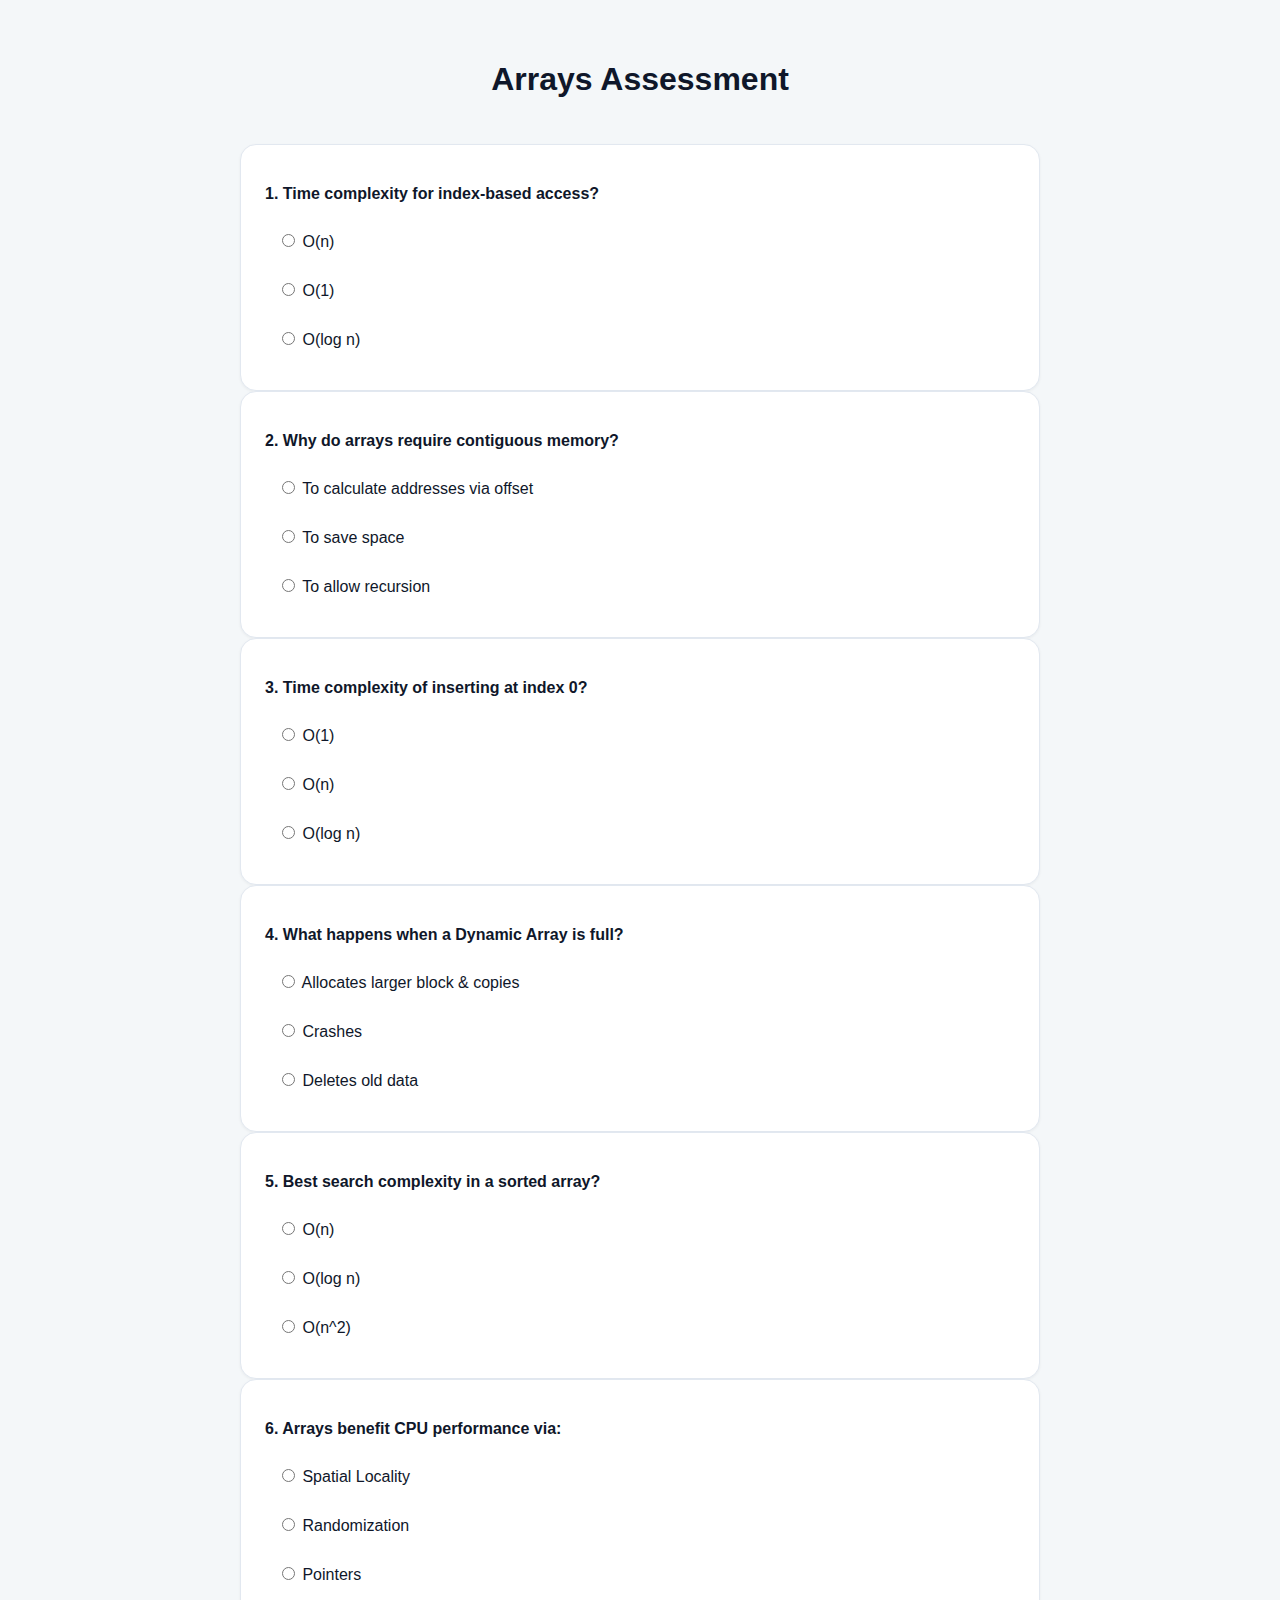
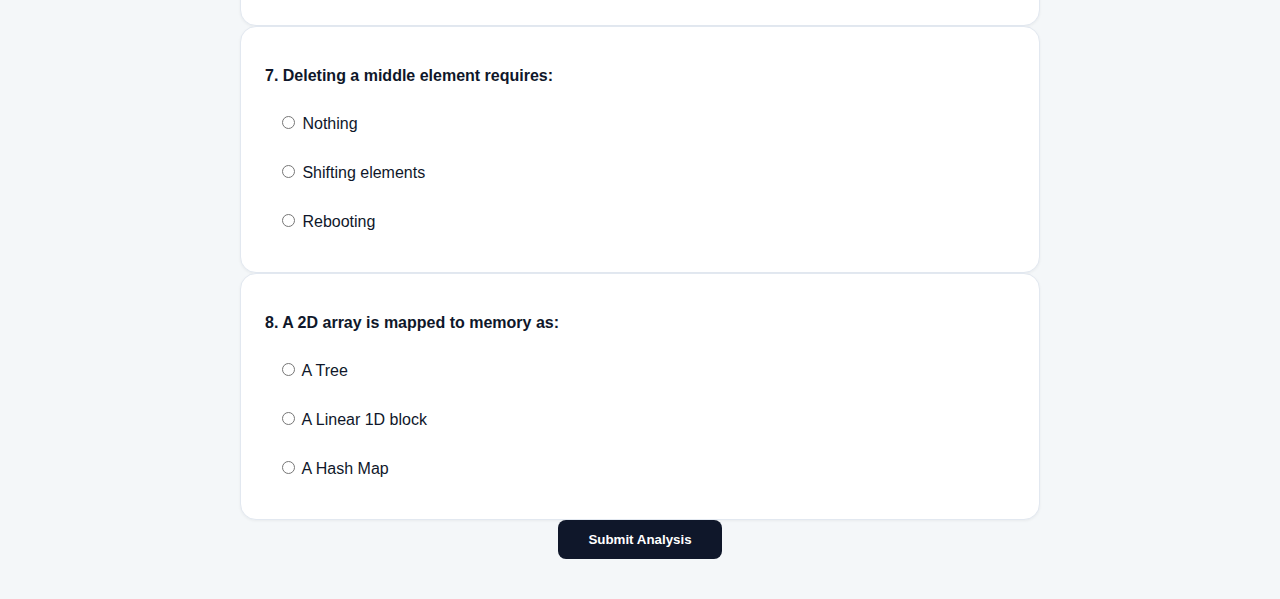
<file: quiz.html>
<!DOCTYPE html>
<html lang="en">
<head>
  <meta charset="UTF-8">
  <title>DepthX - Assessment</title>
  <link rel="stylesheet" href="style.css">
</head>
<body class="bg-slate">

  <div class="dashboard-container">
    <h1 id="topicTitle">Assessment</h1>
    
    <form id="quizForm">
      <div id="questionContainer">
        </div>
      <div class="flex-center mt-6">
        <button type="button" class="btn-primary" onclick="submitQuiz()">Submit Analysis</button>
      </div>
    </form>
  </div>

  <script src="script.js"></script>
</body>
</html>
</file>
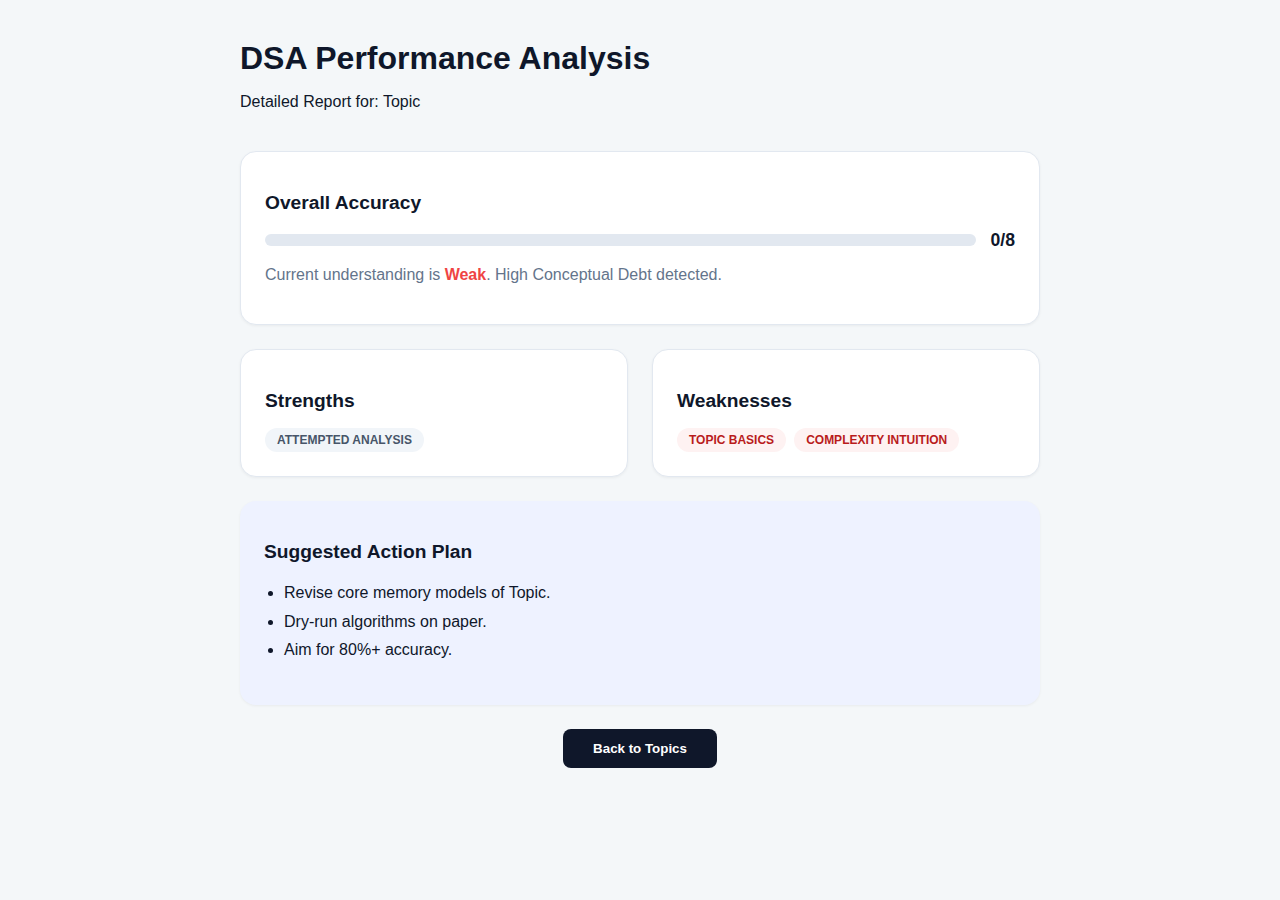
<file: result.html>
<!DOCTYPE html>
<html lang="en">
<head>
  <meta charset="UTF-8">
  <title>Analysis Dashboard - DepthX</title>
  <link rel="stylesheet" href="style.css">
</head>
<body class="bg-slate">

  <div class="dashboard-container">
    <div class="report-header">
      <h1 class="text-3xl font-semibold">DSA Performance Analysis</h1>
      <p id="topicSubtitle" class="text-slate-600">Accuracy, strengths, & conceptual debt review</p>
    </div>

    <div class="card shadow-sm">
      <h2 class="card-title">Overall Accuracy</h2>
      <div class="progress-wrapper">
        <div class="progress-bar-bg">
          <div id="progressBarFill" class="progress-bar-fill"></div>
        </div>
        <span id="accuracyLabel" class="accuracy-text">0/8</span>
      </div>
      <p id="accuracyInference" class="inference-text"></p>
    </div>

    <div class="grid-2">
      <div class="card">
        <h2 class="card-title">Strengths</h2>
        <div id="strengthsList" class="badge-container"></div>
      </div>
      <div class="card">
        <h2 class="card-title">Weaknesses</h2>
        <div id="weaknessesList" class="badge-container"></div>
      </div>
    </div>

    <div class="card bg-indigo">
      <h2 class="card-title">Suggested Action Plan</h2>
      <ul id="actionPlan" class="action-list"></ul>
    </div>

    <div class="flex-center">
      <button class="btn-primary" onclick="goHome()">Back to Topics</button>
    </div>
  </div>

  <script src="script.js"></script>
</body>
</html>
</file>
<file: style.css>
/* --- GLOBAL THEME & FONTS --- */
:root {
  --blue-grad: #0984e3;
  --purple-grad: #6c5ce7;
  --bg-light: #f4f7f9;
  --card-bg: #ffffff;
  --slate-200: #e2e8f0;
  --slate-500: #64748b;
  --slate-900: #0f172a;
  --indigo-50: #eef2ff;
  --indigo-600: #4f46e5;
  --red-500: #ef4444;
  --green-500: #22c55e;
}

body {
  font-family: 'Segoe UI', Tahoma, Geneva, Verdana, sans-serif;
  background-color: var(--bg-light);
  margin: 0;
  padding: 0;
  color: var(--slate-900);
  text-align: center;
}

/* --- INDEX PAGE: HERO SECTION --- */
.main-block {
  background: linear-gradient(135deg, var(--blue-grad), var(--purple-grad));
  color: white;
  padding: 60px 20px;
  margin-bottom: 40px;
}

.main-logo { font-size: 3.5rem; margin: 0; }
.sub-headline { font-weight: 300; opacity: 0.9; margin-top: 10px; }
.tagline { letter-spacing: 2px; margin-top: 15px; font-style: italic; }

/* --- INDEX PAGE: INFO CARDS --- */
.info-section {
  display: flex;
  justify-content: center;
  gap: 20px;
  flex-wrap: wrap;
  max-width: 1000px;
  margin: 0 auto 40px auto;
}

.info-card {
  background: var(--card-bg);
  padding: 30px;
  border-radius: 15px;
  width: 280px;
  box-shadow: 0 10px 25px rgba(0,0,0,0.05);
  transition: transform 0.3s;
}

.info-card:hover { transform: translateY(-5px); }

/* Restoring icon colors from the start */
.info-card i.fa-brain { color: #ff7675; font-size: 2.5rem; margin-bottom: 15px; }
.info-card i.fa-rocket { color: #00cec9; font-size: 2.5rem; margin-bottom: 15px; }

/* --- INDEX PAGE: TOPIC SELECTION --- */
.topic-container { margin-bottom: 60px; }
.section-title { color: var(--slate-900); margin-bottom: 30px; }

.btn-wrapper {
  display: flex;
  justify-content: center;
  gap: 40px;
  flex-wrap: wrap;
}

.topic-box {
  display: flex;
  flex-direction: column;
  align-items: center;
  width: 300px;
}

.topic-btn {
  padding: 15px 35px;
  border: none;
  border-radius: 50px;
  color: white;
  font-weight: bold;
  font-size: 1.1rem;
  cursor: pointer;
  transition: 0.3s;
  margin-bottom: 20px;
  display: inline-flex;
  align-items: center;
  gap: 10px;
}

.array-btn { background: #ff7675; }
.list-btn { background: #00cec9; }

.topic-btn:hover {
  transform: scale(1.05);
  box-shadow: 0 5px 15px rgba(0,0,0,0.2);
}

/* Topic Image Styling */
.topic-img {
  width: 100%;
  height: auto;
  border-radius: 10px;
  background: white;
  padding: 10px;
  box-shadow: 0 4px 10px rgba(0,0,0,0.1);
  border: 1px solid var(--slate-200);
}

/* --- QUIZ & ANALYSIS DASHBOARD (Common Elements) --- */
.dashboard-container {
  max-width: 800px;
  margin: 0 auto;
  padding: 40px 20px;
  display: flex;
  flex-direction: column;
  gap: 24px;
}

.report-header { text-align: left; }
.report-header h1 { font-size: 2rem; margin: 0; }

.card {
  background: white;
  border-radius: 16px;
  padding: 24px;
  border: 1px solid var(--slate-200);
  box-shadow: 0 1px 3px rgba(0,0,0,0.05);
  text-align: left;
}

.card-title { font-size: 1.2rem; font-weight: 600; margin-bottom: 16px; }

/* --- ANALYSIS DASHBOARD COMPONENTS --- */
.progress-wrapper {
  display: flex;
  align-items: center;
  gap: 15px;
}

.progress-bar-bg {
  flex-grow: 1;
  background: var(--slate-200);
  height: 12px;
  border-radius: 10px;
  overflow: hidden;
}

.progress-bar-fill {
  background: var(--indigo-600);
  height: 100%;
  width: 0%; /* Set by JS */
  transition: width 1s cubic-bezier(0.4, 0, 0.2, 1);
}

.accuracy-text { font-weight: bold; font-size: 1.1rem; }
.inference-text { margin-top: 15px; color: var(--slate-500); }

/* Badges */
.badge-container { display: flex; flex-wrap: wrap; gap: 8px; }
.badge {
  padding: 5px 12px;
  border-radius: 20px;
  font-size: 12px;
  font-weight: 700;
  text-transform: uppercase;
}

.badge-secondary { background: #f1f5f9; color: #475569; }
.badge-destructive { background: #fef2f2; color: #b91c1c; }

/* Grid for Strengths/Weaknesses */
.grid-2 {
  display: grid;
  grid-template-columns: repeat(auto-fit, minmax(300px, 1fr));
  gap: 24px;
}

.bg-indigo { background-color: var(--indigo-50); border: none; }
.action-list { padding-left: 20px; line-height: 1.8; }

/* --- BUTTONS & FOOTER --- */
.btn-primary {
  background: var(--slate-900);
  color: white;
  padding: 12px 30px;
  border-radius: 8px;
  border: none;
  cursor: pointer;
  font-weight: 600;
  transition: 0.2s;
}

.btn-primary:hover { opacity: 0.9; }

.site-footer {
  margin-top: 60px;
  padding: 30px;
  color: var(--slate-500);
  font-size: 0.9rem;
}

/* Quiz Option Styling */
.option-label {
  display: block;
  padding: 12px;
  margin: 5px 0;
  border-radius: 8px;
  cursor: pointer;
  transition: background 0.2s;
}

.option-label:hover { background: var(--indigo-50); }
</file>
